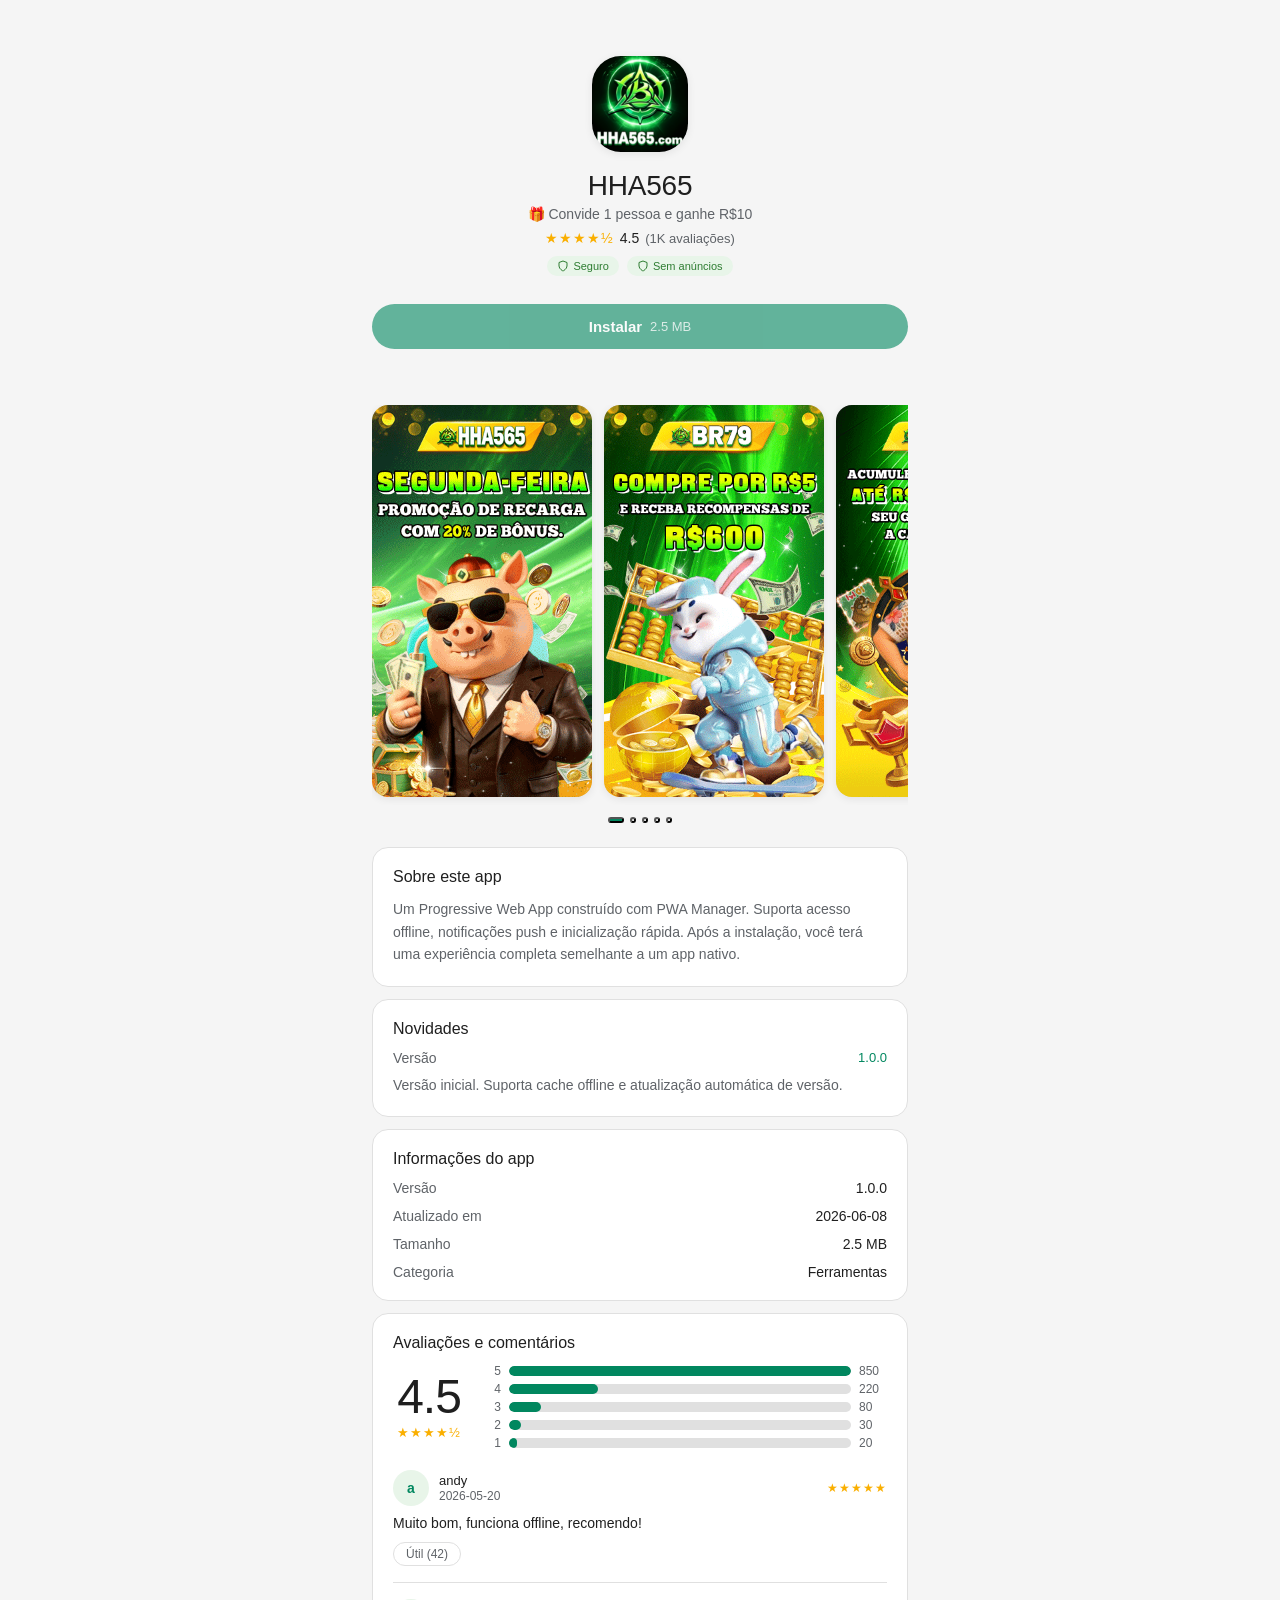
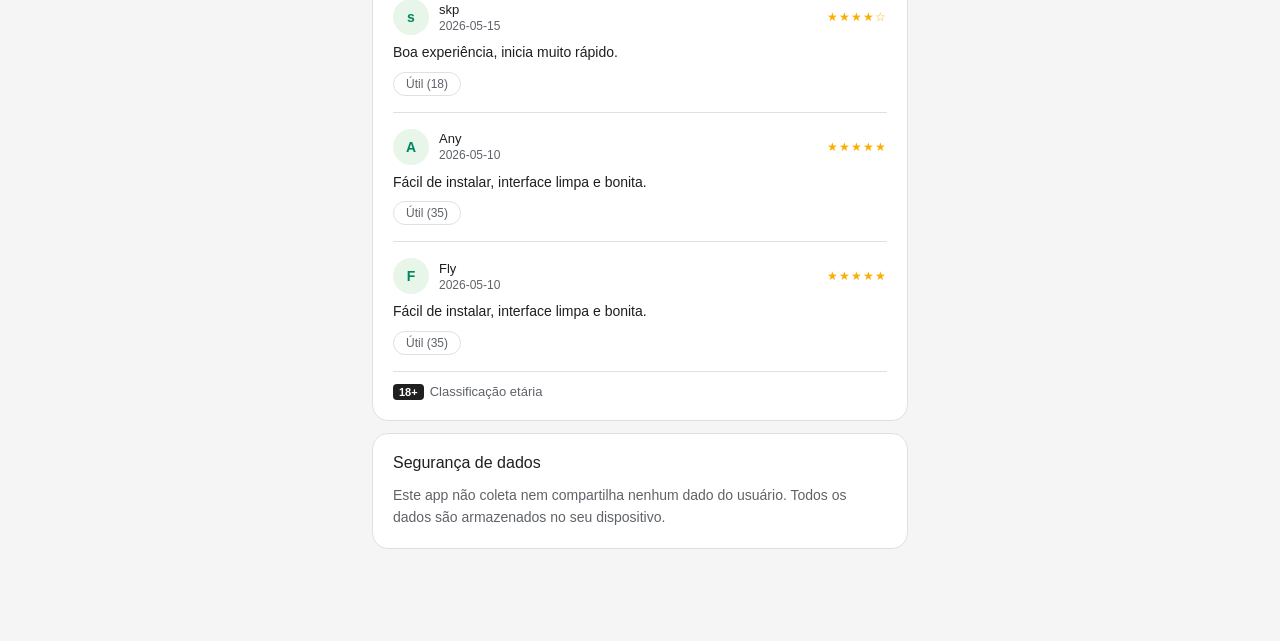
<file: public/index.html>
<!DOCTYPE html>
<html lang="pt-BR">
<head>
  <meta charset="UTF-8">
  <meta name="viewport" content="width=device-width, initial-scale=1.0">
  <meta name="theme-color" content="#3b82f6">
  <link rel="manifest" href="./manifest.json">
  <link rel="icon" href="./assets/icons/icon-192.png">
  <title>Loading...</title>
  <style>
    body {
      margin: 0;
      min-height: 100vh;
      min-height: 100dvh;
      display: flex;
      align-items: center;
      justify-content: center;
      background: #0f172a;
      font-family: -apple-system, BlinkMacSystemFont, 'Segoe UI', Roboto, sans-serif;
    }
    .loader {
      width: 36px;
      height: 36px;
      border: 3px solid #334155;
      border-top-color: #3b82f6;
      border-radius: 50%;
      animation: spin 0.7s linear infinite;
    }
    @keyframes spin { to { transform: rotate(360deg); } }
  </style>
</head>
<body>
  <div class="loader"></div>
  <script src="./scripts/config-loader.js"></script>
  <script>
    (async function() {
      // Redirect guard: prevent loop if already redirected
      if (sessionStorage.getItem('__pwa_routed')) return;
      sessionStorage.setItem('__pwa_routed', '1');

      const isStandalone = window.matchMedia('(display-mode: standalone)').matches;
      const wasLaunched = localStorage.getItem('__pwa_launched');
      const currentPath = window.location.pathname;
      const baseDir = currentPath.replace(/\/[^/]*$/, '');
      const installPath = baseDir + '/install.html';

      if (isStandalone || wasLaunched) {
        localStorage.setItem('__pwa_launched', '1');
        try {
          const config = await configLoader.load();
          const startUrl = config.app.start_url || './app.html';
          if (currentPath !== startUrl && currentPath !== installPath) {
            window.location.replace(startUrl);
          }
        } catch {
          // Already on /, do nothing
        }
      } else {
        if (currentPath !== installPath) {
          const params = new URLSearchParams(window.location.search);
          if (!params.has('returnUrl')) {
            params.set('returnUrl', currentPath + window.location.search);
          }
          window.location.replace('./install.html?' + params.toString());
        }
      }
    })();
  </script>
</body>
</html>
</file>
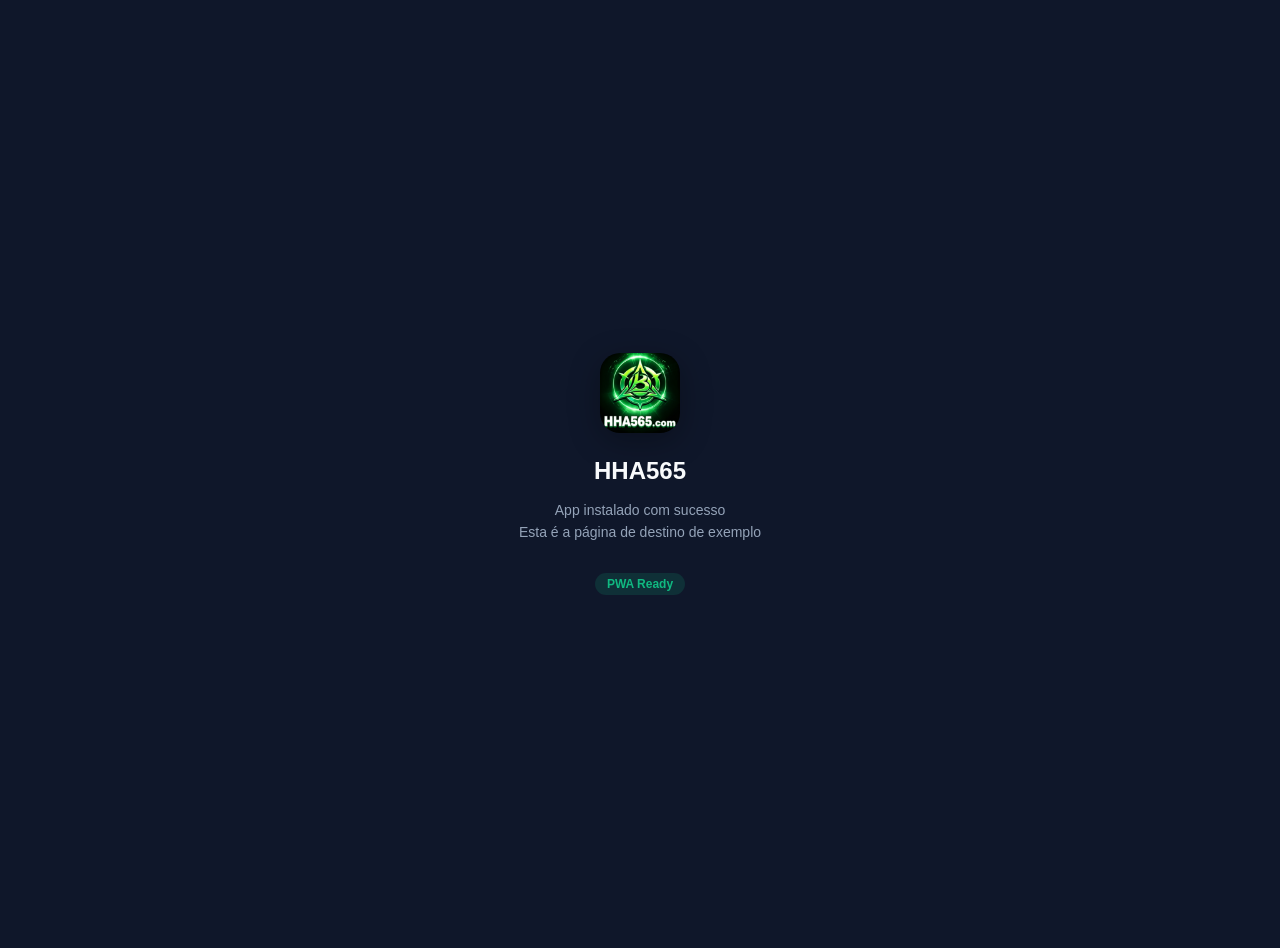
<file: public/app.html>
<!DOCTYPE html>
<html lang="pt-BR">
<head>
  <meta charset="UTF-8">
  <meta name="viewport" content="width=device-width, initial-scale=1.0">
  <meta name="theme-color" content="#3b82f6">
  <title>My PWA App</title>
  <link rel="manifest" href="./manifest.json">
  <link rel="icon" href="./assets/icons/icon-192.png">
  <link rel="stylesheet" href="./styles/variables.css">
  <style>
    body {
      margin: 0;
      min-height: 100vh;
      min-height: 100dvh;
      background: var(--pwa-bg, #0f172a);
      color: var(--pwa-text, #f8fafc);
      font-family: var(--pwa-font, -apple-system, BlinkMacSystemFont, 'Segoe UI', Roboto, sans-serif);
      display: flex;
      align-items: center;
      justify-content: center;
      text-align: center;
      padding: 24px;
    }
    .welcome { max-width: 360px; }
    .welcome-icon {
      width: 80px; height: 80px;
      border-radius: 20px;
      margin-bottom: 20px;
      box-shadow: 0 8px 32px rgba(0,0,0,0.3);
    }
    .welcome h1 { font-size: 24px; margin: 0 0 8px; }
    .welcome p { font-size: 14px; color: var(--pwa-text-secondary, #94a3b8); line-height: 1.6; }
    .badge {
      display: inline-block;
      padding: 4px 12px;
      border-radius: 20px;
      background: color-mix(in srgb, var(--pwa-success, #10b981) 15%, transparent);
      color: var(--pwa-success, #10b981);
      font-size: 12px;
      font-weight: 600;
      margin-top: 16px;
    }
  </style>
</head>
<body>
  <div class="welcome">
    <img id="appIcon" class="welcome-icon" src="./assets/icons/icon-512.png" alt="App">
    <h1 id="appName">My PWA App</h1>
    <p>App instalado com sucesso<br>Esta é a página de destino de exemplo</p>
    <div class="badge">PWA Ready</div>
  </div>
  <script src="./scripts/config-loader.js"></script>
  <script src="./scripts/sw-register.js"></script>
  <script>
    (async function() {
      try {
        const config = await configLoader.load();
        document.getElementById('appName').textContent = config.app.name;
        document.getElementById('appIcon').src = config.installPage.icon;
        document.title = config.app.name;
      } catch(e) {}
    })();
  </script>
</body>
</html>
</file>
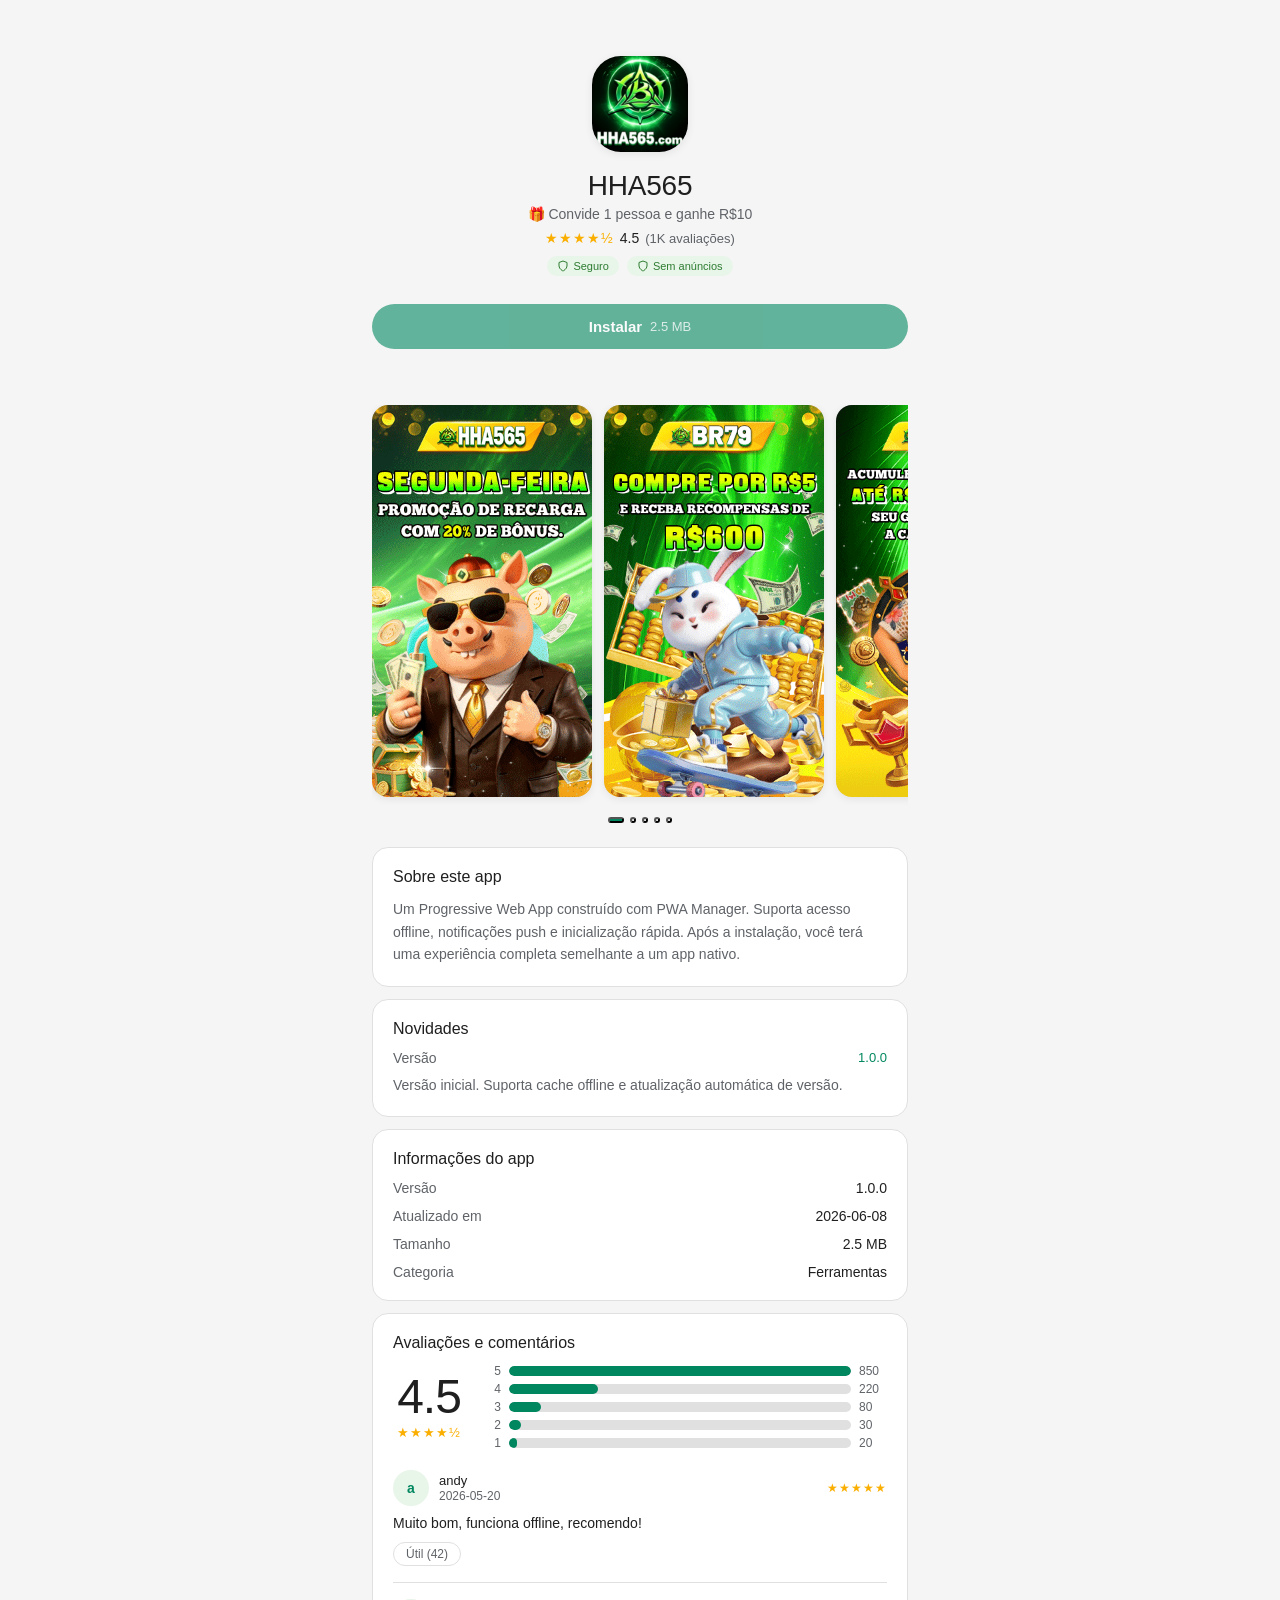
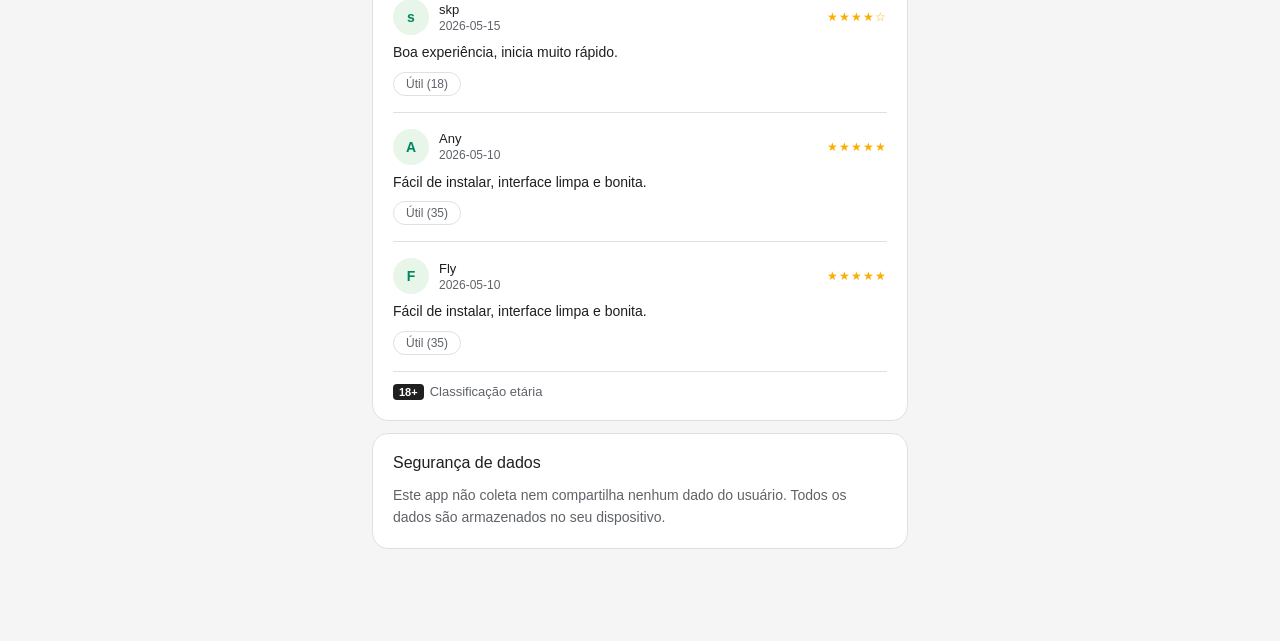
<file: public/install.html>
<!DOCTYPE html>
<html lang="pt-BR">
<head>
  <meta charset="UTF-8">
  <meta name="viewport" content="width=device-width, initial-scale=1.0">
  <meta name="theme-color" content="#ffffff">
  <meta name="apple-mobile-web-app-capable" content="yes">
  <meta name="apple-mobile-web-app-status-bar-style" content="default">
  <title>Instalar App</title>
  <link rel="stylesheet" href="./styles/variables.css">
  <link rel="stylesheet" href="./styles/install.css">
  <link rel="manifest" href="./manifest.json">
  <link rel="icon" href="./assets/icons/icon-192.png">
</head>
<body>
  <!-- Sticky Header -->
  <header class="sticky-header" id="stickyHeader">
    <div class="sticky-inner">
      <img id="stickyIcon" class="sticky-icon" src="./assets/icons/icon-512.png" alt="">
      <div class="sticky-info">
        <h2 id="stickyName" class="sticky-name">App Name</h2>
        <span id="stickyDev" class="sticky-dev">Developer</span>
      </div>
      <button id="stickyInstallBtn" class="sticky-install-btn">Instalar</button>
    </div>
    <div class="sticky-progress" id="stickyProgressBar">
      <div class="sticky-progress-fill" id="stickyProgressFill"></div>
    </div>
  </header>

  <main class="page-content">
    <!-- Hero -->
    <section class="hero">
      <div class="icon-ring-container" id="iconRingContainer">
        <svg class="progress-ring" id="progressRing" viewBox="0 0 120 120">
          <circle class="ring-track" cx="60" cy="60" r="54" />
          <circle class="ring-fill" id="ringFill" cx="60" cy="60" r="54" />
        </svg>
        <img id="appIcon" class="app-icon-large" src="./assets/icons/icon-512.png" alt="App Icon">
        <div class="install-check" id="installCheck">
          <svg viewBox="0 0 24 24" fill="none" stroke="#fff" stroke-width="3" stroke-linecap="round" stroke-linejoin="round">
            <polyline points="20 6 9 17 4 12"></polyline>
          </svg>
        </div>
      </div>

      <h1 id="appName" class="app-title">App Name</h1>
      <p id="appDev" class="app-dev">Developer Name</p>

      <div class="rating-row">
        <span class="rating-stars" id="ratingStars">★★★★★</span>
        <span class="rating-value" id="ratingValue">4.5</span>
        <span class="rating-count" id="ratingCount">(1K reviews)</span>
      </div>

      <div class="badges-row" id="badgesRow">
        <span class="badge badge-safe" id="badgeSafe">
          <svg width="12" height="12" viewBox="0 0 24 24" fill="none" stroke="currentColor" stroke-width="2"><path d="M12 22s8-4 8-10V5l-8-3-8 3v7c0 6 8 10 8 10z"/></svg>
          Seguro
        </span>
      </div>
    </section>

    <!-- Install Button -->
    <section class="install-action">
      <button id="installBtn" class="install-btn" disabled>
        <span class="btn-label" id="btnLabel">Instalar</span>
        <span class="btn-size" id="btnSize"></span>
      </button>
      <div class="install-progress" id="installProgressBar">
        <div class="install-progress-fill" id="installProgressFill"></div>
      </div>
      <p id="installStepText" class="install-step-text"></p>
    </section>

    <!-- Screenshots -->
    <section class="screenshots-section" id="screenshotsSection">
      <div class="screenshots-scroll" id="screenshotsScroll"></div>
      <div class="screenshot-dots" id="screenshotDots"></div>
    </section>

    <!-- About -->
    <section class="content-card" id="aboutCard">
      <h3 class="card-title">Sobre este app</h3>
      <p id="aboutText" class="card-body">Descrição do app</p>
    </section>

    <!-- What's New -->
    <section class="content-card" id="whatsNewCard">
      <h3 class="card-title">Novidades</h3>
      <div class="version-row">
        <span class="version-label">Versão</span>
        <span class="version-value" id="versionValue">1.0.0</span>
      </div>
      <p id="whatsNewText" class="card-body">Versão inicial</p>
    </section>

    <!-- App Info -->
    <section class="content-card">
      <h3 class="card-title">Informações do app</h3>
      <ul class="info-list" id="infoList">
        <li><span>Versão</span><span id="infoVersion">1.0.0</span></li>
        <li><span>Atualizado em</span><span id="infoDate">2026-06-08</span></li>
        <li><span>Tamanho</span><span id="infoSize">2.5 MB</span></li>
        <li><span>Categoria</span><span id="infoCategory">Ferramentas</span></li>
      </ul>
    </section>

    <!-- Ratings & Reviews -->
    <section class="content-card" id="ratingsCard">
      <h3 class="card-title">Avaliações e comentários</h3>
      <div class="ratings-overview">
        <div class="ratings-score">
          <span class="score-value" id="ratingScoreValue">4.5</span>
          <span class="score-stars" id="ratingScoreStars">★★★★★</span>
        </div>
        <div class="rating-bars" id="ratingBars"></div>
      </div>
      <div class="reviews-list" id="reviewsList"></div>
      <div class="review-age" id="reviewAge"></div>
    </section>

    <!-- Data Safety -->
    <section class="content-card">
      <h3 class="card-title">Segurança de dados</h3>
      <p class="card-body" id="dataSafety">Este app não coleta nem compartilha nenhum dado do usuário.</p>
      <a class="card-link" id="privacyLink" href="#" target="_blank">Política de privacidade</a>
    </section>
  </main>

  <!-- iOS Guide -->
  <div id="iosGuide" class="ios-guide hidden">
    <div class="ios-guide-card">
      <h3>Adicionar à tela inicial</h3>
      <div class="ios-steps">
        <div class="ios-step">
          <div class="ios-step-icon">1</div>
          <span>Toque no botão <strong>Compartilhar</strong> na parte inferior do Safari 📤</span>
        </div>
        <div class="ios-step">
          <div class="ios-step-icon">2</div>
          <span>Role para baixo e selecione <strong>Adicionar à Tela de Início</strong></span>
        </div>
        <div class="ios-step">
          <div class="ios-step-icon">3</div>
          <span>Toque em <strong>Adicionar</strong> para concluir</span>
        </div>
      </div>
      <button class="ios-guide-close" id="iosGuideClose">Entendi</button>
    </div>
  </div>

  <script src="./scripts/config-loader.js"></script>
  <script src="./scripts/install-page.js"></script>
  <script src="./scripts/sw-register.js"></script>
</body>
</html>
</file>
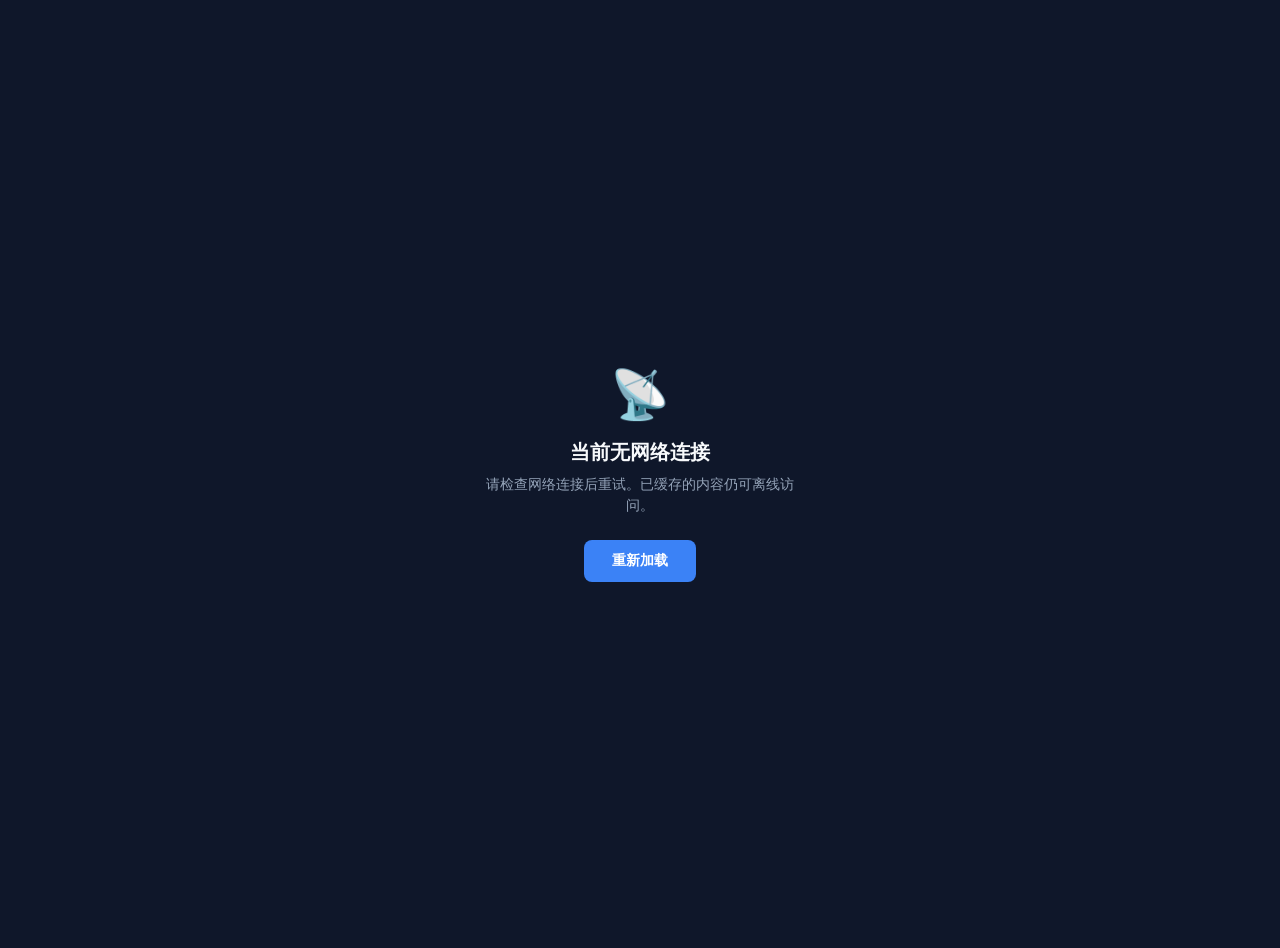
<file: public/offline.html>
<!DOCTYPE html>
<html lang="zh-CN">
<head>
  <meta charset="UTF-8">
  <meta name="viewport" content="width=device-width, initial-scale=1.0">
  <title>离线 - 无网络连接</title>
  <style>
    body {
      margin: 0;
      min-height: 100vh;
      min-height: 100dvh;
      display: flex;
      align-items: center;
      justify-content: center;
      background: #0f172a;
      color: #f8fafc;
      font-family: -apple-system, BlinkMacSystemFont, 'Segoe UI', Roboto, sans-serif;
      text-align: center;
      padding: 24px;
    }
    .card {
      max-width: 320px;
    }
    .icon { font-size: 48px; margin-bottom: 16px; }
    h1 { font-size: 20px; margin: 0 0 8px; }
    p { font-size: 14px; color: #94a3b8; margin: 0 0 24px; line-height: 1.5; }
    button {
      padding: 12px 28px;
      border: none;
      border-radius: 8px;
      background: #3b82f6;
      color: #fff;
      font-size: 14px;
      font-weight: 600;
      cursor: pointer;
    }
    button:hover { background: #2563eb; }
  </style>
</head>
<body>
  <div class="card">
    <div class="icon">📡</div>
    <h1>当前无网络连接</h1>
    <p>请检查网络连接后重试。已缓存的内容仍可离线访问。</p>
    <button onclick="location.reload()">重新加载</button>
  </div>
</body>
</html>
</file>
<file: public/styles/variables.css>
:root {
  /* Play Store theme tokens */
  --pwa-primary: #01875f;
  --pwa-primary-hover: #016843;
  --pwa-primary-dark: #016843;
  --pwa-surface: #ffffff;
  --pwa-surface-bg: #f5f5f5;
  --pwa-on-surface: #1f1f1f;
  --pwa-on-surface-variant: #5f6368;
  --pwa-on-primary: #ffffff;
  --pwa-primary-container: #e8f5e9;
  --pwa-outline-variant: #e0e0e0;
  --pwa-star-color: #faaf00;
  --pwa-badge-bg: #e8f5e9;
  --pwa-badge-text: #2e7d32;
  --pwa-skeleton: #e0e0e0;
  --pwa-skeleton-shine: #f0f0f0;

  --pwa-radius: 16px;
  --pwa-radius-sm: 8px;
  --pwa-font: 'Google Sans', 'Roboto', -apple-system, BlinkMacSystemFont, 'Segoe UI', sans-serif;
}
</file>
<file: public/styles/install.css>
@import './variables.css';

*, *::before, *::after { margin: 0; padding: 0; box-sizing: border-box; }

html {
  font-family: var(--pwa-font);
  -webkit-font-smoothing: antialiased;
  scroll-behavior: smooth;
  background: var(--pwa-surface-bg);
  color: var(--pwa-on-surface);
}

body {
  background: var(--pwa-surface-bg);
  min-height: 100vh;
  min-height: 100dvh;
}

/* ── Sticky Header ── */
.sticky-header {
  position: fixed;
  top: 0; left: 0; right: 0;
  z-index: 100;
  background: var(--pwa-surface);
  border-bottom: 1px solid var(--pwa-outline-variant);
  transform: translateY(-100%);
  transition: transform 0.25s ease, box-shadow 0.25s ease;
}

.sticky-header.visible {
  transform: translateY(0);
  box-shadow: 0 1px 3px rgba(0,0,0,0.08);
}

.sticky-inner {
  display: flex;
  align-items: center;
  gap: 12px;
  padding: 10px 16px;
  max-width: 600px;
  margin: 0 auto;
}

.sticky-icon {
  width: 40px; height: 40px;
  border-radius: 12px;
  flex-shrink: 0;
}

.sticky-info {
  flex: 1;
  min-width: 0;
}

.sticky-name {
  font-size: 14px;
  font-weight: 500;
  line-height: 1.3;
  white-space: nowrap;
  overflow: hidden;
  text-overflow: ellipsis;
}

.sticky-dev {
  font-size: 12px;
  color: var(--pwa-on-surface-variant);
}

.sticky-install-btn {
  padding: 8px 20px;
  border: none;
  border-radius: 20px;
  background: var(--pwa-primary);
  color: var(--pwa-on-primary);
  font-size: 13px;
  font-weight: 600;
  cursor: pointer;
  flex-shrink: 0;
  transition: opacity 0.15s, transform 0.15s;
}

.sticky-install-btn:active { transform: scale(0.95); }
.sticky-install-btn:disabled { opacity: 0.5; cursor: not-allowed; }

.sticky-progress {
  height: 3px;
  background: var(--pwa-primary-container);
  opacity: 0;
  transition: opacity 0.2s;
}

.sticky-progress.active { opacity: 1; }

.sticky-progress-fill {
  height: 100%;
  width: 0%;
  background: var(--pwa-primary);
  transition: width 0.3s ease;
}

/* ── Page Content ── */
.page-content {
  max-width: 600px;
  margin: 0 auto;
  padding: 24px 16px 48px;
}

/* ── Hero ── */
.hero {
  text-align: center;
  padding: 16px 0 8px;
}

.icon-ring-container {
  position: relative;
  width: 96px; height: 96px;
  margin: 0 auto 16px;
}

.app-icon-large {
  width: 96px; height: 96px;
  border-radius: 28.8px;
  object-fit: cover;
  position: relative;
  z-index: 1;
  box-shadow: 0 2px 8px rgba(0,0,0,0.08);
}

/* Circular Progress Ring */
.progress-ring {
  position: absolute;
  top: -12px; left: -12px;
  width: 120px; height: 120px;
  z-index: 2;
  transform: rotate(-90deg);
  opacity: 0;
  transition: opacity 0.2s;
}

.progress-ring.active { opacity: 1; }

.ring-track {
  fill: none;
  stroke: var(--pwa-primary-container, #e8f5e9);
  stroke-width: 4;
}

.ring-fill {
  fill: none;
  stroke: var(--pwa-primary);
  stroke-width: 4;
  stroke-linecap: round;
  stroke-dasharray: 339.292;
  stroke-dashoffset: 339.292;
  transition: stroke-dashoffset 0.4s ease;
}

.install-check {
  position: absolute;
  top: 50%; left: 50%;
  transform: translate(-50%, -50%) scale(0);
  z-index: 3;
  width: 36px; height: 36px;
  background: var(--pwa-primary);
  border-radius: 50%;
  display: flex;
  align-items: center;
  justify-content: center;
  transition: transform 0.3s cubic-bezier(0.34, 1.56, 0.64, 1);
}

.install-check.show { transform: translate(-50%, -50%) scale(1); }

.app-title {
  font-size: 24px;
  font-weight: 500;
  line-height: 1.3;
  margin-bottom: 2px;
  letter-spacing: -0.2px;
}

.app-dev {
  font-size: 14px;
  color: var(--pwa-on-surface-variant);
  margin-bottom: 8px;
}

.rating-row {
  display: flex;
  align-items: center;
  justify-content: center;
  gap: 6px;
  margin-bottom: 10px;
}

.rating-stars {
  color: var(--pwa-star-color, #faaf00);
  font-size: 14px;
  letter-spacing: 1px;
}

.rating-value {
  font-size: 14px;
  font-weight: 500;
}

.rating-count {
  font-size: 13px;
  color: var(--pwa-on-surface-variant);
}

.badges-row {
  display: flex;
  justify-content: center;
  gap: 8px;
  flex-wrap: wrap;
}

.badge {
  display: inline-flex;
  align-items: center;
  gap: 4px;
  padding: 4px 10px;
  border-radius: 16px;
  font-size: 11px;
  font-weight: 500;
}

.badge-safe {
  background: var(--pwa-badge-bg, #e8f5e9);
  color: var(--pwa-badge-text, #2e7d32);
}

/* ── Install Action ── */
.install-action {
  padding: 20px 0 16px;
}

.install-btn {
  display: flex;
  align-items: center;
  justify-content: center;
  gap: 8px;
  width: 100%;
  padding: 14px 24px;
  border: none;
  border-radius: 24px;
  background: var(--pwa-primary);
  color: var(--pwa-on-primary);
  font-size: 15px;
  font-weight: 600;
  font-family: inherit;
  cursor: pointer;
  transition: background 0.15s, transform 0.15s, box-shadow 0.15s;
}

.install-btn:hover:not(:disabled) {
  box-shadow: 0 2px 8px color-mix(in srgb, var(--pwa-primary) 30%, transparent);
}

.install-btn:active:not(:disabled) { transform: scale(0.98); }
.install-btn:disabled {
  opacity: 0.6;
  cursor: not-allowed;
}

.install-btn.installing { background: var(--pwa-primary-dark, #016843); }
.install-btn.success {
  background: var(--pwa-on-surface);
  color: var(--pwa-surface);
}

.btn-size {
  font-size: 13px;
  font-weight: 400;
  opacity: 0.8;
}

.install-progress {
  height: 4px;
  background: var(--pwa-primary-container);
  border-radius: 2px;
  margin-top: 8px;
  overflow: hidden;
  opacity: 0;
  transition: opacity 0.2s;
}

.install-progress.active { opacity: 1; }

.install-progress-fill {
  height: 100%;
  width: 0%;
  background: var(--pwa-primary);
  border-radius: 2px;
  transition: width 0.4s ease;
}

.install-step-text {
  text-align: center;
  margin-top: 8px;
  font-size: 13px;
  color: var(--pwa-on-surface-variant);
  min-height: 20px;
}

/* ── Screenshots ── */
.screenshots-section {
  margin-bottom: 24px;
}

.screenshots-scroll {
  display: flex;
  gap: 12px;
  overflow-x: auto;
  scroll-snap-type: x mandatory;
  -webkit-overflow-scrolling: touch;
  padding-bottom: 8px;
  scrollbar-width: none;
}

.screenshots-scroll::-webkit-scrollbar { display: none; }

.screenshot-item {
  flex-shrink: 0;
  width: 220px;
  height: 392px;
  border-radius: 16px;
  overflow: hidden;
  scroll-snap-align: start;
  box-shadow: 0 2px 8px rgba(0,0,0,0.08);
  background: var(--pwa-skeleton);
}

.screenshot-item img {
  width: 100%; height: 100%;
  object-fit: cover;
}

.screenshot-item.is-gif {
  height: auto;
  max-height: 392px;
}

.screenshot-item.is-gif img {
  height: auto;
  object-fit: contain;
}

.screenshot-dots {
  display: flex;
  justify-content: center;
  gap: 6px;
  margin-top: 12px;
}

.screenshot-dot {
  width: 6px; height: 6px;
  border-radius: 3px;
  background: var(--pwa-outline-variant);
  transition: all 0.2s;
}

.screenshot-dot.active {
  width: 16px;
  background: var(--pwa-primary);
}

/* ── Content Cards ── */
.content-card {
  background: var(--pwa-surface);
  border: 1px solid var(--pwa-outline-variant);
  border-radius: 16px;
  padding: 20px;
  margin-bottom: 12px;
}

.card-title {
  font-size: 16px;
  font-weight: 500;
  margin-bottom: 12px;
}

.card-body {
  font-size: 14px;
  line-height: 1.6;
  color: var(--pwa-on-surface-variant);
}

.card-link {
  display: inline-block;
  margin-top: 8px;
  font-size: 14px;
  font-weight: 500;
  color: var(--pwa-primary);
  text-decoration: none;
}

/* Version row */
.version-row {
  display: flex;
  align-items: center;
  justify-content: space-between;
  margin-bottom: 8px;
}

.version-label {
  font-size: 14px;
  color: var(--pwa-on-surface-variant);
}

.version-value {
  font-size: 13px;
  color: var(--pwa-primary);
  font-weight: 500;
}

/* Info List */
.info-list {
  list-style: none;
  display: flex;
  flex-direction: column;
  gap: 12px;
}

.info-list li {
  display: flex;
  justify-content: space-between;
  font-size: 14px;
}

.info-list li span:first-child {
  color: var(--pwa-on-surface-variant);
}

.info-list li span:last-child {
  font-weight: 500;
}

/* ── iOS Guide ── */
.ios-guide {
  position: fixed;
  inset: 0;
  z-index: 200;
  display: flex;
  align-items: flex-end;
  justify-content: center;
  padding: 24px;
  background: rgba(0,0,0,0.5);
  animation: fadeIn 0.2s ease;
}

.ios-guide.hidden { display: none; }

.ios-guide-card {
  width: 100%;
  max-width: 400px;
  background: var(--pwa-surface);
  border-radius: 20px;
  padding: 24px;
  box-shadow: 0 8px 40px rgba(0,0,0,0.2);
  animation: slideUp 0.3s ease;
}

.ios-guide-card h3 {
  font-size: 18px;
  font-weight: 600;
  margin-bottom: 20px;
  text-align: center;
}

.ios-steps {
  display: flex;
  flex-direction: column;
  gap: 16px;
  margin-bottom: 20px;
}

.ios-step {
  display: flex;
  align-items: center;
  gap: 14px;
}

.ios-step-icon {
  width: 28px; height: 28px;
  border-radius: 50%;
  background: var(--pwa-primary);
  color: var(--pwa-on-primary);
  font-size: 13px;
  font-weight: 600;
  display: flex;
  align-items: center;
  justify-content: center;
  flex-shrink: 0;
}

.ios-step span {
  font-size: 14px;
  line-height: 1.4;
}

.ios-guide-close {
  width: 100%;
  padding: 14px;
  border: none;
  border-radius: 12px;
  background: var(--pwa-primary);
  color: var(--pwa-on-primary);
  font-size: 15px;
  font-weight: 600;
  cursor: pointer;
}

/* ── Toast ── */
.toast {
  position: fixed;
  bottom: 24px;
  left: 50%;
  transform: translateX(-50%);
  padding: 12px 24px;
  border-radius: 24px;
  font-size: 14px;
  font-weight: 500;
  z-index: 300;
  box-shadow: 0 4px 16px rgba(0,0,0,0.15);
  animation: slideUp 0.25s ease;
}

.toast.success { background: #2e7d32; color: #fff; }
.toast.error { background: #c62828; color: #fff; }
.toast.hidden { display: none; }

/* ── Animations ── */
@keyframes fadeIn {
  from { opacity: 0; }
  to { opacity: 1; }
}

@keyframes slideUp {
  from { opacity: 0; transform: translateY(16px); }
  to { opacity: 1; transform: translateY(0); }
}

.hidden { display: none !important; }

/* ── Ratings & Reviews ── */
.ratings-overview {
  display: flex;
  gap: 24px;
  margin-bottom: 20px;
  align-items: center;
}

.ratings-score {
  display: flex;
  flex-direction: column;
  align-items: center;
  gap: 4px;
  min-width: 72px;
}

.score-value {
  font-size: 48px;
  font-weight: 300;
  line-height: 1;
  letter-spacing: -1px;
}

.score-stars {
  color: var(--pwa-star-color, #faaf00);
  font-size: 13px;
  letter-spacing: 1px;
}

.rating-bars {
  flex: 1;
  display: flex;
  flex-direction: column;
  gap: 4px;
}

.rating-bar-row {
  display: flex;
  align-items: center;
  gap: 8px;
}

.rating-bar-label {
  font-size: 12px;
  color: var(--pwa-on-surface-variant);
  width: 12px;
  text-align: right;
  flex-shrink: 0;
}

.rating-bar-track {
  flex: 1;
  height: 10px;
  background: var(--pwa-outline-variant);
  border-radius: 5px;
  overflow: hidden;
}

.rating-bar-fill {
  height: 100%;
  background: var(--pwa-primary);
  border-radius: 5px;
  transition: width 0.4s ease;
}

.rating-bar-count {
  font-size: 12px;
  color: var(--pwa-on-surface-variant);
  width: 28px;
  text-align: left;
  flex-shrink: 0;
}

.reviews-list {
  display: flex;
  flex-direction: column;
  gap: 16px;
}

.review-item {
  padding-bottom: 16px;
  border-bottom: 1px solid var(--pwa-outline-variant);
}

.review-item:last-child {
  border-bottom: none;
  padding-bottom: 0;
}

.review-header {
  display: flex;
  align-items: center;
  gap: 10px;
  margin-bottom: 6px;
}

.review-avatar {
  width: 36px;
  height: 36px;
  border-radius: 50%;
  background: var(--pwa-primary-container);
  color: var(--pwa-primary);
  display: flex;
  align-items: center;
  justify-content: center;
  font-size: 14px;
  font-weight: 600;
  flex-shrink: 0;
}

.review-meta {
  flex: 1;
  min-width: 0;
}

.review-user {
  font-size: 13px;
  font-weight: 500;
  line-height: 1.3;
}

.review-date {
  font-size: 12px;
  color: var(--pwa-on-surface-variant);
}

.review-stars {
  color: var(--pwa-star-color, #faaf00);
  font-size: 12px;
  letter-spacing: 1px;
}

.review-content {
  font-size: 14px;
  line-height: 1.6;
  color: var(--pwa-on-surface);
  margin-bottom: 8px;
}

.review-helpful {
  display: inline-flex;
  align-items: center;
  gap: 4px;
  font-size: 12px;
  color: var(--pwa-on-surface-variant);
  background: none;
  border: 1px solid var(--pwa-outline-variant);
  border-radius: 16px;
  padding: 4px 12px;
  cursor: pointer;
  font-family: inherit;
  transition: background 0.15s, border-color 0.15s;
}

.review-helpful:hover {
  background: var(--pwa-surface-bg);
  border-color: var(--pwa-on-surface-variant);
}

.review-helpful.voted {
  color: var(--pwa-primary);
  border-color: var(--pwa-primary);
  background: var(--pwa-primary-container);
}

.review-age {
  margin-top: 16px;
  padding-top: 12px;
  border-top: 1px solid var(--pwa-outline-variant);
  font-size: 13px;
  color: var(--pwa-on-surface-variant);
  display: flex;
  align-items: center;
  gap: 6px;
}

.review-age-badge {
  display: inline-flex;
  align-items: center;
  justify-content: center;
  background: var(--pwa-on-surface);
  color: var(--pwa-surface);
  font-size: 11px;
  font-weight: 600;
  padding: 2px 6px;
  border-radius: 4px;
}

/* ── Skeleton loading ── */
.skeleton {
  animation: shimmer 1.5s ease infinite;
  background: linear-gradient(90deg, var(--pwa-skeleton) 25%, var(--pwa-skeleton-shine) 50%, var(--pwa-skeleton) 75%);
  background-size: 200% 100%;
}

@keyframes shimmer {
  0% { background-position: 200% 0; }
  100% { background-position: -200% 0; }
}

/* ── Responsive ── */
@media (min-width: 600px) {
  .page-content { padding: 32px 24px 64px; }
  .app-title { font-size: 28px; }
}

@media (min-width: 960px) {
  .page-content { padding: 40px 32px 80px; }
}
</file>
